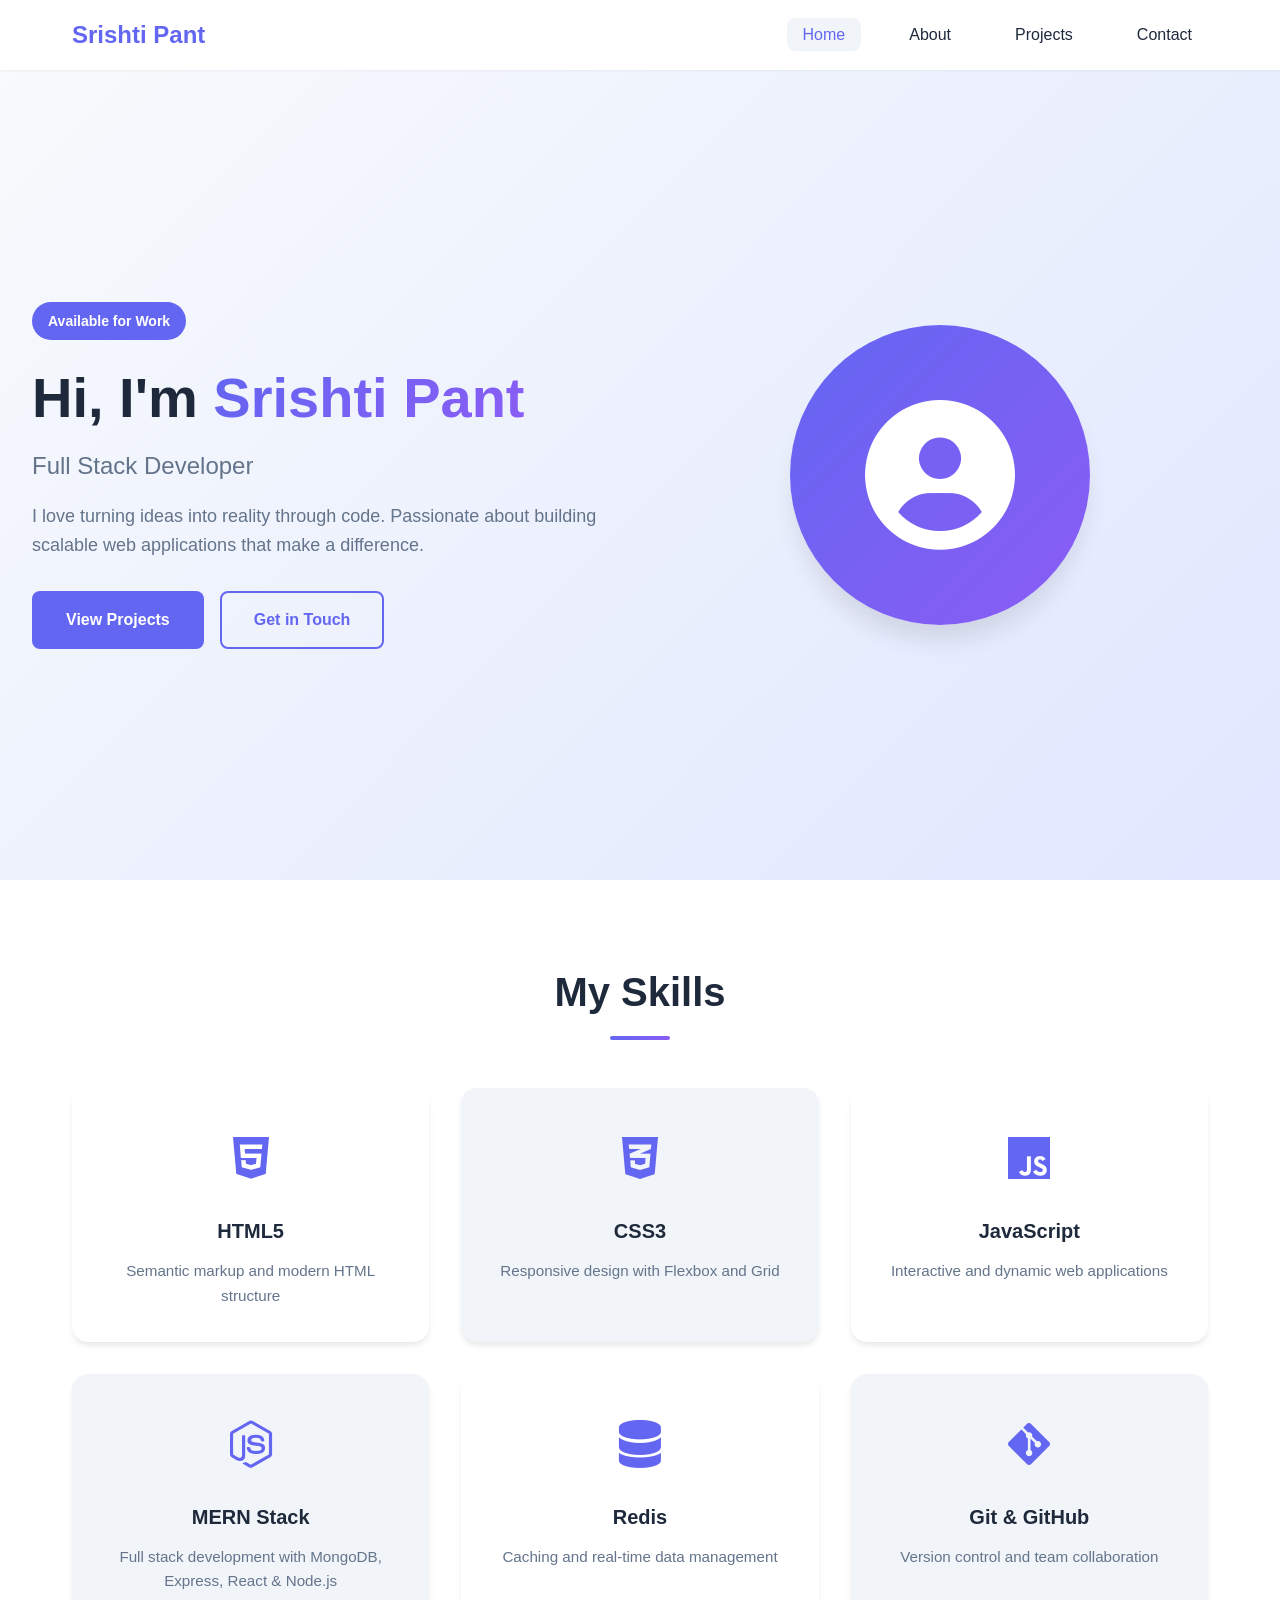
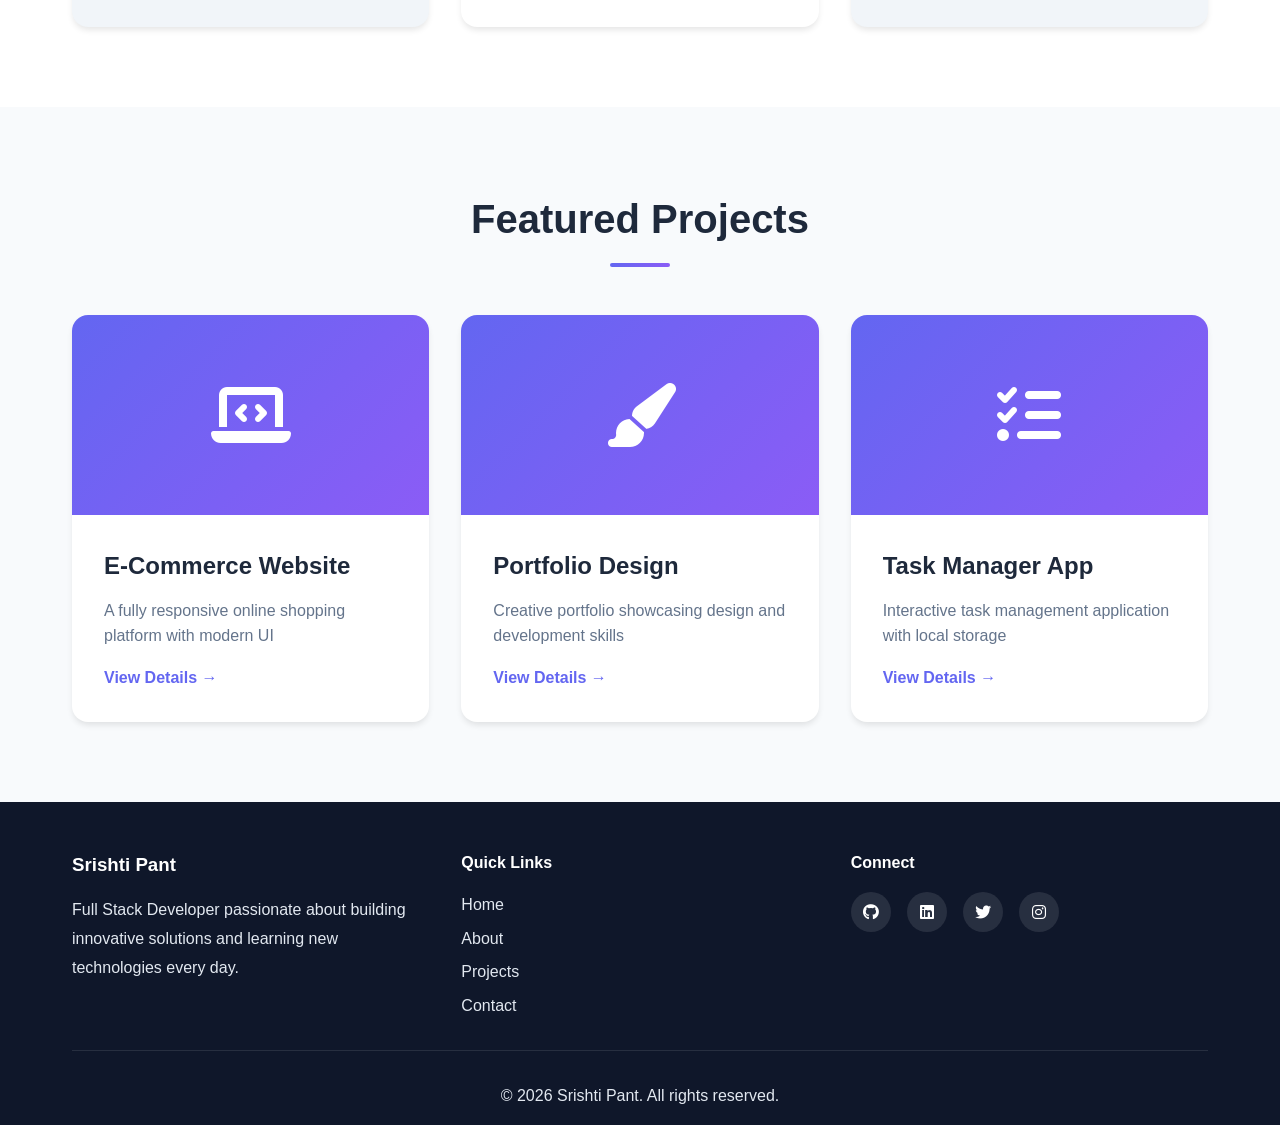
<file: index.html>
<!doctype html>
<html lang="en">
  <head>
    <meta charset="UTF-8" />
    <meta name="viewport" content="width=device-width, initial-scale=1.0" />
    <title>Srishti Pant - Portfolio</title>
    <link rel="stylesheet" href="styles.css" />
    <link
      rel="stylesheet"
      href="https://cdnjs.cloudflare.com/ajax/libs/font-awesome/6.4.0/css/all.min.css"
    />
  </head>
  <body>
    <nav class="navbar">
      <div class="nav-container">
        <div class="logo">Srishti Pant</div>
        <ul class="nav-menu">
          <li><a href="index.html" class="active">Home</a></li>
          <li><a href="about.html">About</a></li>
          <li><a href="projects.html">Projects</a></li>
          <li><a href="contact.html">Contact</a></li>
        </ul>
        <div class="hamburger">
          <span></span>
          <span></span>
          <span></span>
        </div>
      </div>
    </nav>

    <section class="hero">
      <div class="hero-content">
        <div class="badge">Available for Work</div>
        <h1 class="hero-title">
          Hi, I'm <span class="highlight">Srishti Pant</span>
        </h1>
        <p class="hero-subtitle">Full Stack Developer</p>
        <p class="hero-description">
          I love turning ideas into reality through code. Passionate about
          building scalable web applications that make a difference.
        </p>
        <div class="hero-buttons">
          <a href="projects.html" class="btn btn-primary">View Projects</a>
          <a href="contact.html" class="btn btn-secondary">Get in Touch</a>
        </div>
      </div>
      <div class="hero-image">
        <div class="image-placeholder">
          <i class="fas fa-user-circle"></i>
        </div>
      </div>
    </section>

    <section class="skills-section">
      <div class="container">
        <h2 class="section-title">My Skills</h2>
        <div class="skills-grid">
          <div class="skill-card">
            <div class="skill-icon">
              <i class="fab fa-html5"></i>
            </div>
            <h3>HTML5</h3>
            <p>Semantic markup and modern HTML structure</p>
          </div>
          <div class="skill-card">
            <div class="skill-icon">
              <i class="fab fa-css3-alt"></i>
            </div>
            <h3>CSS3</h3>
            <p>Responsive design with Flexbox and Grid</p>
          </div>
          <div class="skill-card">
            <div class="skill-icon">
              <i class="fab fa-js"></i>
            </div>
            <h3>JavaScript</h3>
            <p>Interactive and dynamic web applications</p>
          </div>
          <div class="skill-card">
            <div class="skill-icon">
              <i class="fab fa-node-js"></i>
            </div>
            <h3>MERN Stack</h3>
            <p>Full stack development with MongoDB, Express, React & Node.js</p>
          </div>
          <div class="skill-card">
            <div class="skill-icon">
              <i class="fas fa-database"></i>
            </div>
            <h3>Redis</h3>
            <p>Caching and real-time data management</p>
          </div>
          <div class="skill-card">
            <div class="skill-icon">
              <i class="fab fa-git-alt"></i>
            </div>
            <h3>Git & GitHub</h3>
            <p>Version control and team collaboration</p>
          </div>
        </div>
      </div>
    </section>

    <section class="featured-section">
      <div class="container">
        <h2 class="section-title">Featured Projects</h2>
        <div class="featured-grid">
          <div class="featured-card">
            <div class="featured-image">
              <i class="fas fa-laptop-code"></i>
            </div>
            <div class="featured-content">
              <h3>E-Commerce Website</h3>
              <p>A fully responsive online shopping platform with modern UI</p>
              <a href="projects.html" class="link-arrow">View Details →</a>
            </div>
          </div>
          <div class="featured-card">
            <div class="featured-image">
              <i class="fas fa-paint-brush"></i>
            </div>
            <div class="featured-content">
              <h3>Portfolio Design</h3>
              <p>Creative portfolio showcasing design and development skills</p>
              <a href="projects.html" class="link-arrow">View Details →</a>
            </div>
          </div>
          <div class="featured-card">
            <div class="featured-image">
              <i class="fas fa-tasks"></i>
            </div>
            <div class="featured-content">
              <h3>Task Manager App</h3>
              <p>Interactive task management application with local storage</p>
              <a href="projects.html" class="link-arrow">View Details →</a>
            </div>
          </div>
        </div>
      </div>
    </section>

    <footer class="footer">
      <div class="container">
        <div class="footer-content">
          <div class="footer-section">
            <h3>Srishti Pant</h3>
            <p>
              Full Stack Developer passionate about building innovative
              solutions and learning new technologies every day.
            </p>
          </div>
          <div class="footer-section">
            <h4>Quick Links</h4>
            <ul>
              <li><a href="index.html">Home</a></li>
              <li><a href="about.html">About</a></li>
              <li><a href="projects.html">Projects</a></li>
              <li><a href="contact.html">Contact</a></li>
            </ul>
          </div>
          <div class="footer-section">
            <h4>Connect</h4>
            <div class="social-icons">
              <a
                href="https://github.com/srishtipnt"
                target="_blank"
                aria-label="GitHub"
                ><i class="fab fa-github"></i
              ></a>
              <a
                href="https://www.linkedin.com/in/srishtipnt/"
                target="_blank"
                aria-label="LinkedIn"
                ><i class="fab fa-linkedin"></i
              ></a>
              <a href="#" aria-label="Twitter"
                ><i class="fab fa-twitter"></i
              ></a>
              <a href="#" aria-label="Instagram"
                ><i class="fab fa-instagram"></i
              ></a>
            </div>
          </div>
        </div>
        <div class="footer-bottom">
          <p>&copy; 2026 Srishti Pant. All rights reserved.</p>
        </div>
      </div>
    </footer>

    <script src="script.js"></script>
  </body>
</html>
</file>
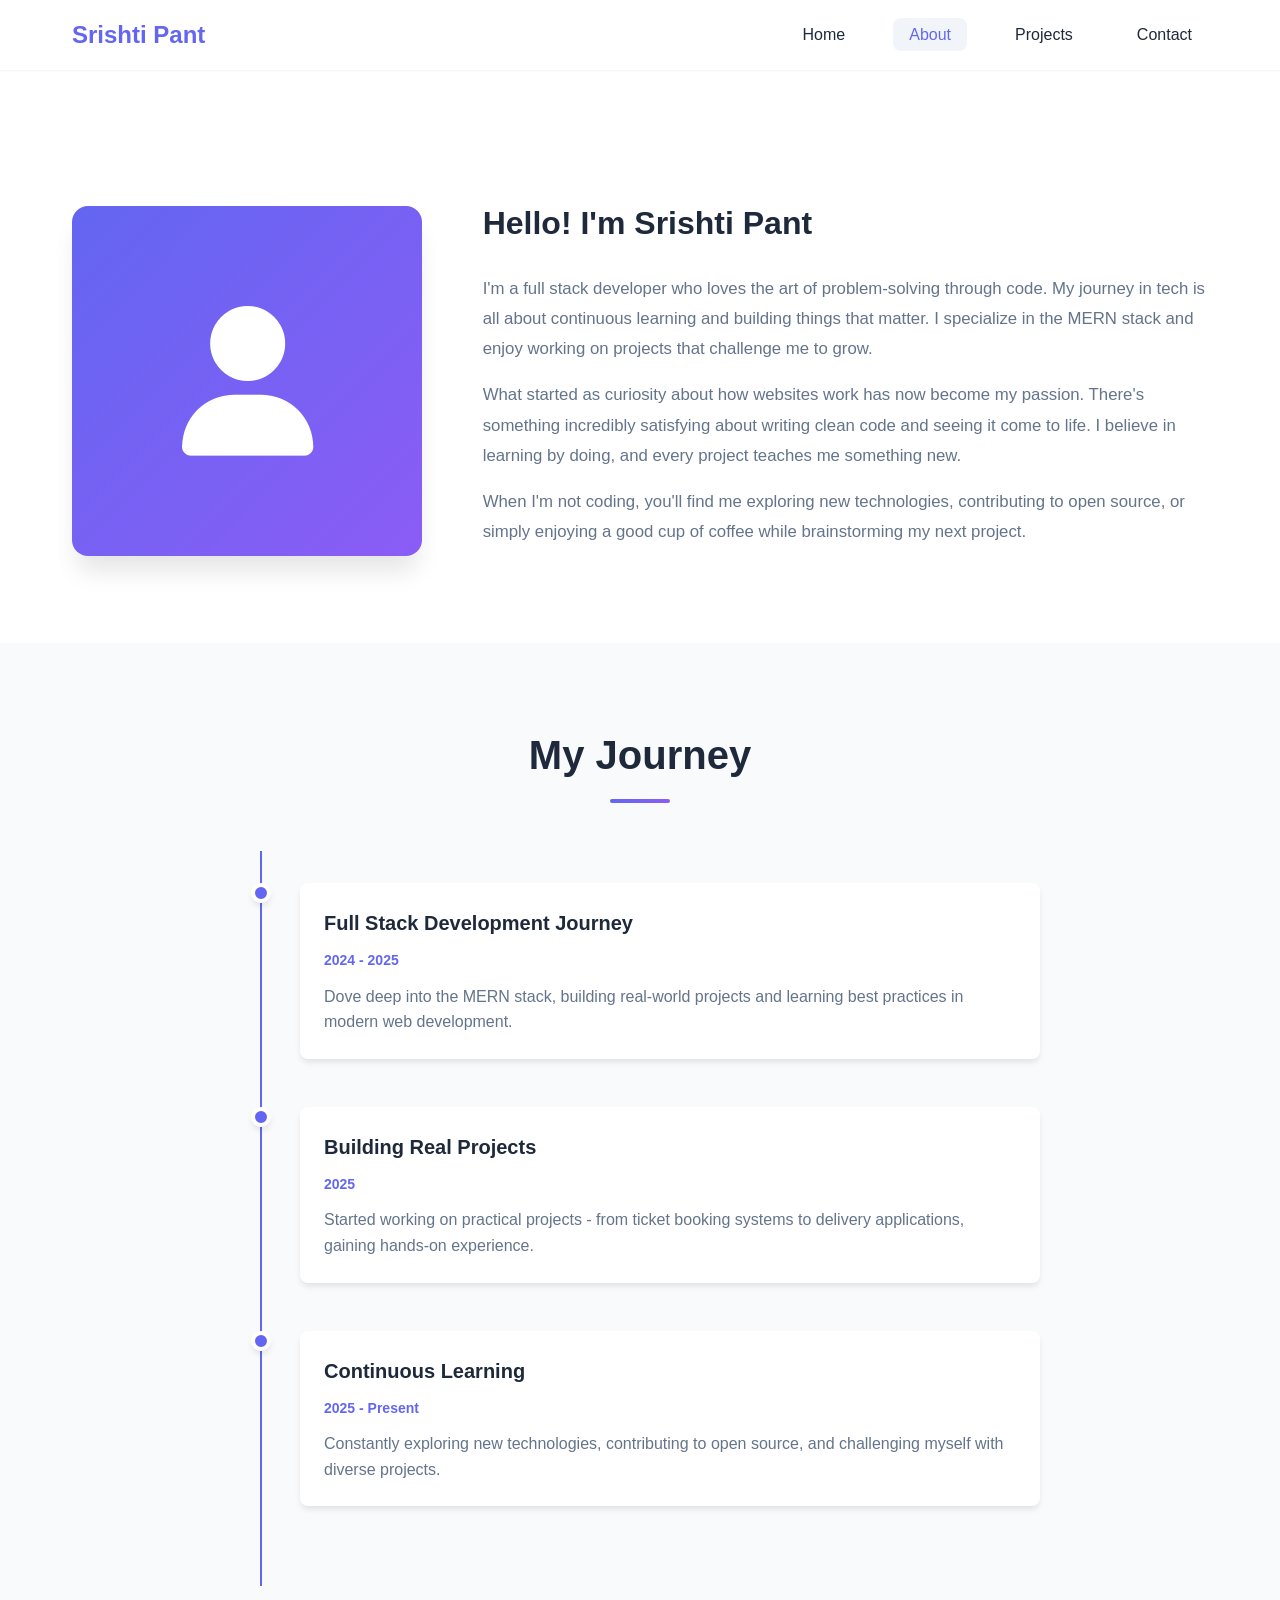
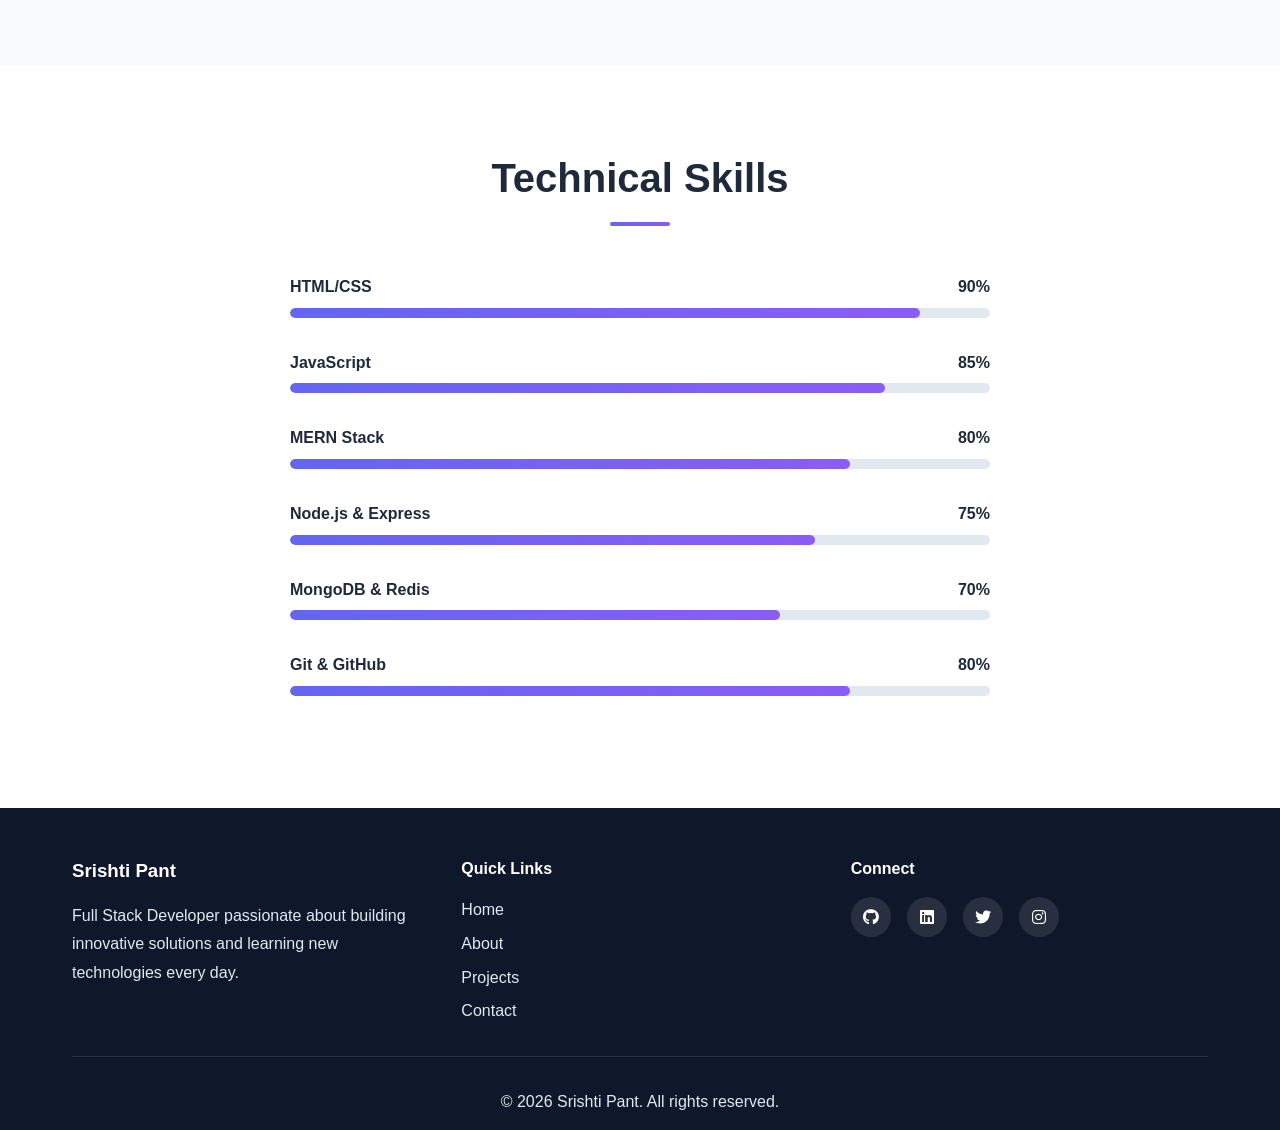
<file: about.html>
<!doctype html>
<html lang="en">
  <head>
    <meta charset="UTF-8" />
    <meta name="viewport" content="width=device-width, initial-scale=1.0" />
    <title>About - Srishti Pant</title>
    <link rel="stylesheet" href="styles.css" />
    <link
      rel="stylesheet"
      href="https://cdnjs.cloudflare.com/ajax/libs/font-awesome/6.4.0/css/all.min.css"
    />
  </head>
  <body>
    <nav class="navbar">
      <div class="nav-container">
        <div class="logo">Srishti Pant</div>
        <ul class="nav-menu">
          <li><a href="index.html">Home</a></li>
          <li><a href="about.html" class="active">About</a></li>
          <li><a href="projects.html">Projects</a></li>
          <li><a href="contact.html">Contact</a></li>
        </ul>
        <div class="hamburger">
          <span></span>
          <span></span>
          <span></span>
        </div>
      </div>
    </nav>

    <section class="about-content">
      <div class="container">
        <div class="about-grid">
          <div class="about-image">
            <div class="image-placeholder">
              <i class="fas fa-user"></i>
            </div>
          </div>
          <div class="about-text">
            <h2>Hello! I'm Srishti Pant</h2>
            <p>
              I'm a full stack developer who loves the art of problem-solving
              through code. My journey in tech is all about continuous learning
              and building things that matter. I specialize in the MERN stack
              and enjoy working on projects that challenge me to grow.
            </p>
            <p>
              What started as curiosity about how websites work has now become
              my passion. There's something incredibly satisfying about writing
              clean code and seeing it come to life. I believe in learning by
              doing, and every project teaches me something new.
            </p>
            <p>
              When I'm not coding, you'll find me exploring new technologies,
              contributing to open source, or simply enjoying a good cup of
              coffee while brainstorming my next project.
            </p>
          </div>
        </div>
      </div>
    </section>

    <section class="timeline-section">
      <div class="container">
        <h2 class="section-title">My Journey</h2>
        <div class="timeline">
          <div class="timeline-item">
            <div class="timeline-dot"></div>
            <div class="timeline-content">
              <h3>Full Stack Development Journey</h3>
              <span class="timeline-date">2024 - 2025</span>
              <p>
                Dove deep into the MERN stack, building real-world projects and
                learning best practices in modern web development.
              </p>
            </div>
          </div>
          <div class="timeline-item">
            <div class="timeline-dot"></div>
            <div class="timeline-content">
              <h3>Building Real Projects</h3>
              <span class="timeline-date">2025</span>
              <p>
                Started working on practical projects - from ticket booking
                systems to delivery applications, gaining hands-on experience.
              </p>
            </div>
          </div>
          <div class="timeline-item">
            <div class="timeline-dot"></div>
            <div class="timeline-content">
              <h3>Continuous Learning</h3>
              <span class="timeline-date">2025 - Present</span>
              <p>
                Constantly exploring new technologies, contributing to open
                source, and challenging myself with diverse projects.
              </p>
            </div>
          </div>
        </div>
      </div>
    </section>

    <section class="skills-progress-section">
      <div class="container">
        <h2 class="section-title">Technical Skills</h2>
        <div class="skills-progress">
          <div class="skill-item">
            <div class="skill-header">
              <span>HTML/CSS</span>
              <span>90%</span>
            </div>
            <div class="skill-bar">
              <div class="skill-fill" style="width: 90%"></div>
            </div>
          </div>
          <div class="skill-item">
            <div class="skill-header">
              <span>JavaScript</span>
              <span>85%</span>
            </div>
            <div class="skill-bar">
              <div class="skill-fill" style="width: 85%"></div>
            </div>
          </div>
          <div class="skill-item">
            <div class="skill-header">
              <span>MERN Stack</span>
              <span>80%</span>
            </div>
            <div class="skill-bar">
              <div class="skill-fill" style="width: 80%"></div>
            </div>
          </div>
          <div class="skill-item">
            <div class="skill-header">
              <span>Node.js & Express</span>
              <span>75%</span>
            </div>
            <div class="skill-bar">
              <div class="skill-fill" style="width: 75%"></div>
            </div>
          </div>
          <div class="skill-item">
            <div class="skill-header">
              <span>MongoDB & Redis</span>
              <span>70%</span>
            </div>
            <div class="skill-bar">
              <div class="skill-fill" style="width: 70%"></div>
            </div>
          </div>
          <div class="skill-item">
            <div class="skill-header">
              <span>Git & GitHub</span>
              <span>80%</span>
            </div>
            <div class="skill-bar">
              <div class="skill-fill" style="width: 80%"></div>
            </div>
          </div>
        </div>
      </div>
    </section>

    <footer class="footer">
      <div class="container">
        <div class="footer-content">
          <div class="footer-section">
            <h3>Srishti Pant</h3>
            <p>
              Full Stack Developer passionate about building innovative
              solutions and learning new technologies every day.
            </p>
          </div>
          <div class="footer-section">
            <h4>Quick Links</h4>
            <ul>
              <li><a href="index.html">Home</a></li>
              <li><a href="about.html">About</a></li>
              <li><a href="projects.html">Projects</a></li>
              <li><a href="contact.html">Contact</a></li>
            </ul>
          </div>
          <div class="footer-section">
            <h4>Connect</h4>
            <div class="social-icons">
              <a
                href="https://github.com/srishtipnt"
                target="_blank"
                aria-label="GitHub"
                ><i class="fab fa-github"></i
              ></a>
              <a
                href="https://www.linkedin.com/in/srishtipnt/"
                target="_blank"
                aria-label="LinkedIn"
                ><i class="fab fa-linkedin"></i
              ></a>
              <a href="#" aria-label="Twitter"
                ><i class="fab fa-twitter"></i
              ></a>
              <a href="#" aria-label="Instagram"
                ><i class="fab fa-instagram"></i
              ></a>
            </div>
          </div>
        </div>
        <div class="footer-bottom">
          <p>&copy; 2026 Srishti Pant. All rights reserved.</p>
        </div>
      </div>
    </footer>

    <script src="script.js"></script>
  </body>
</html>
</file>
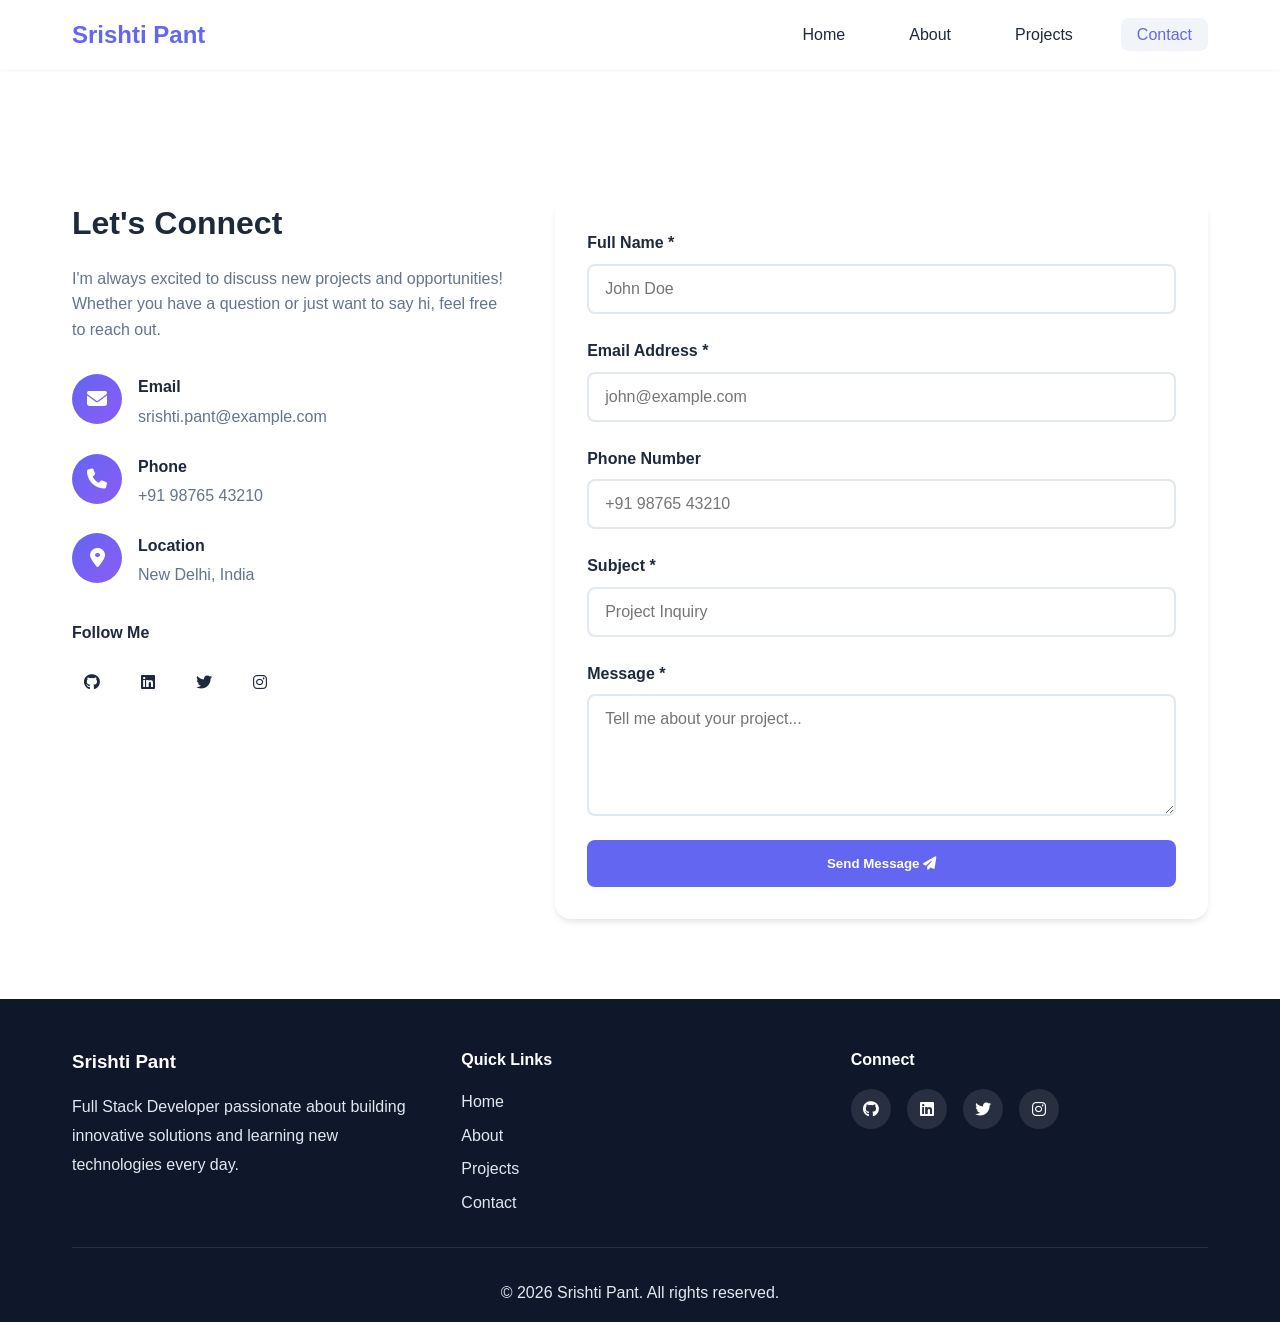
<file: contact.html>
<!doctype html>
<html lang="en">
  <head>
    <meta charset="UTF-8" />
    <meta name="viewport" content="width=device-width, initial-scale=1.0" />
    <title>Contact - Srishti Pant</title>
    <link rel="stylesheet" href="styles.css" />
    <link
      rel="stylesheet"
      href="https://cdnjs.cloudflare.com/ajax/libs/font-awesome/6.4.0/css/all.min.css"
    />
  </head>
  <body>
    <nav class="navbar">
      <div class="nav-container">
        <div class="logo">Srishti Pant</div>
        <ul class="nav-menu">
          <li><a href="index.html">Home</a></li>
          <li><a href="about.html">About</a></li>
          <li><a href="projects.html">Projects</a></li>
          <li><a href="contact.html" class="active">Contact</a></li>
        </ul>
        <div class="hamburger">
          <span></span>
          <span></span>
          <span></span>
        </div>
      </div>
    </nav>

    <section class="contact-section">
      <div class="container">
        <div class="contact-grid">
          <div class="contact-info">
            <h2>Let's Connect</h2>
            <p>
              I'm always excited to discuss new projects and opportunities!
              Whether you have a question or just want to say hi, feel free to
              reach out.
            </p>

            <div class="contact-details">
              <div class="contact-item">
                <div class="contact-icon">
                  <i class="fas fa-envelope"></i>
                </div>
                <div>
                  <h4>Email</h4>
                  <p>srishti.pant@example.com</p>
                </div>
              </div>

              <div class="contact-item">
                <div class="contact-icon">
                  <i class="fas fa-phone"></i>
                </div>
                <div>
                  <h4>Phone</h4>
                  <p>+91 98765 43210</p>
                </div>
              </div>

              <div class="contact-item">
                <div class="contact-icon">
                  <i class="fas fa-map-marker-alt"></i>
                </div>
                <div>
                  <h4>Location</h4>
                  <p>New Delhi, India</p>
                </div>
              </div>
            </div>

            <div class="contact-social">
              <h4>Follow Me</h4>
              <div class="social-icons">
                <a
                  href="https://github.com/srishtipnt"
                  target="_blank"
                  aria-label="GitHub"
                  ><i class="fab fa-github"></i
                ></a>
                <a
                  href="https://www.linkedin.com/in/srishtipnt/"
                  target="_blank"
                  aria-label="LinkedIn"
                  ><i class="fab fa-linkedin"></i
                ></a>
                <a href="#" aria-label="Twitter"
                  ><i class="fab fa-twitter"></i
                ></a>
                <a href="#" aria-label="Instagram"
                  ><i class="fab fa-instagram"></i
                ></a>
              </div>
            </div>
          </div>

          <div class="contact-form-container">
            <form class="contact-form" id="contactForm">
              <div class="form-group">
                <label for="name">Full Name *</label>
                <input
                  type="text"
                  id="name"
                  name="name"
                  required
                  placeholder="John Doe"
                />
                <span class="error-message" id="nameError"></span>
              </div>

              <div class="form-group">
                <label for="email">Email Address *</label>
                <input
                  type="email"
                  id="email"
                  name="email"
                  required
                  placeholder="john@example.com"
                />
                <span class="error-message" id="emailError"></span>
              </div>

              <div class="form-group">
                <label for="phone">Phone Number</label>
                <input
                  type="tel"
                  id="phone"
                  name="phone"
                  placeholder="+91 98765 43210"
                />
                <span class="error-message" id="phoneError"></span>
              </div>

              <div class="form-group">
                <label for="subject">Subject *</label>
                <input
                  type="text"
                  id="subject"
                  name="subject"
                  required
                  placeholder="Project Inquiry"
                />
                <span class="error-message" id="subjectError"></span>
              </div>

              <div class="form-group">
                <label for="message">Message *</label>
                <textarea
                  id="message"
                  name="message"
                  rows="5"
                  required
                  placeholder="Tell me about your project..."
                ></textarea>
                <span class="error-message" id="messageError"></span>
              </div>

              <button type="submit" class="btn btn-primary btn-full">
                Send Message <i class="fas fa-paper-plane"></i>
              </button>
            </form>
            <div class="success-message" id="successMessage">
              <i class="fas fa-check-circle"></i>
              <p>Thank you! Your message has been sent successfully.</p>
            </div>
          </div>
        </div>
      </div>
    </section>

    <footer class="footer">
      <div class="container">
        <div class="footer-content">
          <div class="footer-section">
            <h3>Srishti Pant</h3>
            <p>
              Full Stack Developer passionate about building innovative
              solutions and learning new technologies every day.
            </p>
          </div>
          <div class="footer-section">
            <h4>Quick Links</h4>
            <ul>
              <li><a href="index.html">Home</a></li>
              <li><a href="about.html">About</a></li>
              <li><a href="projects.html">Projects</a></li>
              <li><a href="contact.html">Contact</a></li>
            </ul>
          </div>
          <div class="footer-section">
            <h4>Connect</h4>
            <div class="social-icons">
              <a
                href="https://github.com/srishtipnt"
                target="_blank"
                aria-label="GitHub"
                ><i class="fab fa-github"></i
              ></a>
              <a
                href="https://www.linkedin.com/in/srishtipnt/"
                target="_blank"
                aria-label="LinkedIn"
                ><i class="fab fa-linkedin"></i
              ></a>
              <a href="#" aria-label="Twitter"
                ><i class="fab fa-twitter"></i
              ></a>
              <a href="#" aria-label="Instagram"
                ><i class="fab fa-instagram"></i
              ></a>
            </div>
          </div>
        </div>
        <div class="footer-bottom">
          <p>&copy; 2026 Srishti Pant. All rights reserved.</p>
        </div>
      </div>
    </footer>

    <script src="script.js"></script>
  </body>
</html>
</file>
<file: styles.css>
:root {
  --primary-color: #6366f1;
  --secondary-color: #8b5cf6;
  --accent-color: #ec4899;
  --dark-bg: #0f172a;
  --light-bg: #f8fafc;
  --text-dark: #1e293b;
  --text-light: #64748b;
  --white: #ffffff;
  --gray-100: #f1f5f9;
  --gray-200: #e2e8f0;
  --gray-800: #1e293b;
  --success: #10b981;
  --error: #ef4444;

  --font-primary: "Segoe UI", Tahoma, Geneva, Verdana, sans-serif;
  --transition: all 0.3s ease;
  --shadow-sm: 0 1px 2px 0 rgba(0, 0, 0, 0.05);
  --shadow-md: 0 4px 6px -1px rgba(0, 0, 0, 0.1);
  --shadow-lg: 0 10px 15px -3px rgba(0, 0, 0, 0.1);
  --shadow-xl: 0 20px 25px -5px rgba(0, 0, 0, 0.1);
}

* {
  margin: 0;
  padding: 0;
  box-sizing: border-box;
}

html {
  scroll-behavior: smooth;
  font-size: 16px;
}

body {
  font-family: var(--font-primary);
  line-height: 1.6;
  color: var(--text-dark);
  background-color: var(--white);
}

img {
  max-width: 100%;
  height: auto;
  display: block;
}

a {
  text-decoration: none;
  color: inherit;
  transition: var(--transition);
}

ul {
  list-style: none;
}

.container {
  max-width: 1200px;
  margin: 0 auto;
  padding: 0 2rem;
}

.navbar {
  position: sticky;
  top: 0;
  width: 100%;
  background: var(--white);
  box-shadow: var(--shadow-sm);
  z-index: 1000;
  padding: 1rem 0;
}

.nav-container {
  max-width: 1200px;
  margin: 0 auto;
  padding: 0 2rem;
  display: flex;
  justify-content: space-between;
  align-items: center;
}

.logo {
  font-size: 1.5rem;
  font-weight: 700;
  color: var(--primary-color);
  transition: var(--transition);
}

.logo:hover {
  transform: scale(1.05);
}

.nav-menu {
  display: flex;
  gap: 2rem;
  align-items: center;
}

.nav-menu a {
  font-weight: 500;
  color: var(--text-dark);
  padding: 0.5rem 1rem;
  border-radius: 0.5rem;
  transition: var(--transition);
}

.nav-menu a:hover,
.nav-menu a.active {
  color: var(--primary-color);
  background-color: var(--gray-100);
}

.hamburger {
  display: none;
  flex-direction: column;
  gap: 0.25rem;
  cursor: pointer;
}

.hamburger span {
  width: 25px;
  height: 3px;
  background: var(--text-dark);
  border-radius: 3px;
  transition: var(--transition);
}

.hero {
  display: flex;
  align-items: center;
  justify-content: space-between;
  min-height: 90vh;
  padding: 4rem 2rem;
  background: linear-gradient(135deg, var(--light-bg) 0%, #e0e7ff 100%);
  position: relative;
  overflow: hidden;
}

.hero-content {
  flex: 1;
  max-width: 600px;
}

.badge {
  display: inline-block;
  padding: 0.5rem 1rem;
  background: var(--primary-color);
  color: var(--white);
  border-radius: 2rem;
  font-size: 0.875rem;
  font-weight: 600;
  margin-bottom: 1.5rem;
  position: relative;
  animation: float 3s ease-in-out infinite;
}

@keyframes float {
  0%,
  100% {
    transform: translateY(0px);
  }
  50% {
    transform: translateY(-10px);
  }
}

.hero-title {
  font-size: clamp(2rem, 5vw, 3.5rem);
  font-weight: 800;
  margin-bottom: 1rem;
  line-height: 1.2;
}

.highlight {
  background: linear-gradient(
    135deg,
    var(--primary-color),
    var(--secondary-color)
  );
  -webkit-background-clip: text;
  -webkit-text-fill-color: transparent;
  background-clip: text;
}

.hero-subtitle {
  font-size: 1.5rem;
  color: var(--text-light);
  margin-bottom: 1rem;
}

.hero-description {
  font-size: 1.125rem;
  color: var(--text-light);
  margin-bottom: 2rem;
}

.hero-buttons {
  display: flex;
  gap: 1rem;
  flex-wrap: wrap;
}

.hero-image {
  flex: 1;
  display: flex;
  justify-content: center;
  align-items: center;
}

.image-placeholder {
  width: 300px;
  height: 300px;
  background: linear-gradient(
    135deg,
    var(--primary-color),
    var(--secondary-color)
  );
  border-radius: 50%;
  display: flex;
  align-items: center;
  justify-content: center;
  font-size: 150px;
  color: var(--white);
  box-shadow: var(--shadow-xl);
  animation: pulse 2s ease-in-out infinite;
}

@keyframes pulse {
  0%,
  100% {
    transform: scale(1);
  }
  50% {
    transform: scale(1.05);
  }
}

.btn {
  display: inline-block;
  padding: 0.875rem 2rem;
  border-radius: 0.5rem;
  font-weight: 600;
  transition: var(--transition);
  cursor: pointer;
  border: 2px solid transparent;
  text-align: center;
}

.btn-primary {
  background: var(--primary-color);
  color: var(--white);
}

.btn-primary:hover {
  background: var(--secondary-color);
  transform: translateY(-2px);
  box-shadow: var(--shadow-lg);
}

.btn-secondary {
  background: transparent;
  color: var(--primary-color);
  border-color: var(--primary-color);
}

.btn-secondary:hover {
  background: var(--primary-color);
  color: var(--white);
}

.btn-outline {
  background: transparent;
  border-color: var(--gray-200);
  color: var(--text-dark);
}

.btn-outline:hover {
  background: var(--gray-100);
  border-color: var(--primary-color);
}

.btn-full {
  width: 100%;
}

.section-title {
  font-size: clamp(2rem, 4vw, 2.5rem);
  font-weight: 700;
  text-align: center;
  margin-bottom: 3rem;
  position: relative;
  padding-bottom: 1rem;
}

.section-title::after {
  content: "";
  position: absolute;
  bottom: 0;
  left: 50%;
  transform: translateX(-50%);
  width: 60px;
  height: 4px;
  background: linear-gradient(
    90deg,
    var(--primary-color),
    var(--secondary-color)
  );
  border-radius: 2px;
}

.skills-section {
  padding: 5rem 0;
  background: var(--white);
}

.skills-grid {
  display: grid;
  grid-template-columns: repeat(auto-fit, minmax(280px, 1fr));
  gap: 2rem;
}

.skill-card {
  background: var(--white);
  padding: 2rem;
  border-radius: 1rem;
  box-shadow: var(--shadow-md);
  text-align: center;
  transition: var(--transition);
  border: 2px solid transparent;
}

.skill-card:hover {
  transform: translateY(-10px);
  box-shadow: var(--shadow-xl);
  border-color: var(--primary-color);
}

.skill-card:nth-child(even) {
  background: var(--gray-100);
}

.skill-icon {
  font-size: 3rem;
  color: var(--primary-color);
  margin-bottom: 1rem;
  transition: var(--transition);
}

.skill-card:hover .skill-icon {
  transform: scale(1.2) rotate(10deg);
}

.skill-card h3 {
  font-size: 1.25rem;
  margin-bottom: 0.75rem;
  color: var(--text-dark);
}

.skill-card p {
  color: var(--text-light);
  font-size: 0.95rem;
}

.featured-section {
  padding: 5rem 0;
  background: var(--light-bg);
}

.featured-grid {
  display: flex;
  flex-wrap: wrap;
  gap: 2rem;
}

.featured-card {
  flex: 1;
  min-width: 300px;
  background: var(--white);
  border-radius: 1rem;
  overflow: hidden;
  box-shadow: var(--shadow-md);
  transition: var(--transition);
}

.featured-card:hover {
  transform: translateY(-10px);
  box-shadow: var(--shadow-xl);
}

.featured-image {
  height: 200px;
  background: linear-gradient(
    135deg,
    var(--primary-color),
    var(--secondary-color)
  );
  display: flex;
  align-items: center;
  justify-content: center;
  font-size: 4rem;
  color: var(--white);
}

.featured-content {
  padding: 2rem;
}

.featured-content h3 {
  font-size: 1.5rem;
  margin-bottom: 0.75rem;
  color: var(--text-dark);
}

.featured-content p {
  color: var(--text-light);
  margin-bottom: 1rem;
}

.link-arrow {
  color: var(--primary-color);
  font-weight: 600;
  transition: var(--transition);
}

.link-arrow:hover {
  gap: 0.5rem;
  transform: translateX(5px);
}

.page-hero {
  padding: 6rem 0 3rem;
  background: linear-gradient(
    135deg,
    var(--primary-color),
    var(--secondary-color)
  );
  color: var(--white);
  text-align: center;
}

.page-hero h1 {
  font-size: clamp(2.5rem, 5vw, 4rem);
  margin-bottom: 1rem;
}

.page-hero p {
  font-size: 1.25rem;
  opacity: 0.9;
}

.about-content {
  padding: 8rem 0 5rem;
}

.about-grid {
  display: grid;
  grid-template-columns: 1fr 2fr;
  gap: 3rem;
  align-items: center;
}

.about-image .image-placeholder {
  width: 100%;
  max-width: 350px;
  height: 350px;
  border-radius: 1rem;
}

.about-text h2 {
  font-size: 2rem;
  margin-bottom: 1.5rem;
  color: var(--text-dark);
}

.about-text p {
  color: var(--text-light);
  margin-bottom: 1rem;
  font-size: 1.05rem;
  line-height: 1.8;
}

.timeline-section {
  padding: 5rem 0;
  background: var(--light-bg);
}

.timeline {
  position: relative;
  max-width: 800px;
  margin: 0 auto;
  padding: 2rem 0;
}

.timeline::before {
  content: "";
  position: absolute;
  left: 20px;
  top: 0;
  bottom: 0;
  width: 2px;
  background: var(--primary-color);
}

.timeline-item {
  position: relative;
  padding-left: 60px;
  margin-bottom: 3rem;
}

.timeline-dot {
  position: absolute;
  left: 11px;
  top: 0;
  width: 20px;
  height: 20px;
  background: var(--primary-color);
  border-radius: 50%;
  border: 4px solid var(--white);
  box-shadow: var(--shadow-md);
}

.timeline-content {
  background: var(--white);
  padding: 1.5rem;
  border-radius: 0.5rem;
  box-shadow: var(--shadow-md);
}

.timeline-content h3 {
  font-size: 1.25rem;
  color: var(--text-dark);
  margin-bottom: 0.5rem;
}

.timeline-date {
  display: inline-block;
  font-size: 0.875rem;
  color: var(--primary-color);
  font-weight: 600;
  margin-bottom: 0.75rem;
}

.timeline-content p {
  color: var(--text-light);
}

.skills-progress-section {
  padding: 5rem 0;
}

.skills-progress {
  max-width: 700px;
  margin: 0 auto;
}

.skill-item {
  margin-bottom: 2rem;
}

.skill-header {
  display: flex;
  justify-content: space-between;
  margin-bottom: 0.5rem;
  font-weight: 600;
  color: var(--text-dark);
}

.skill-bar {
  width: 100%;
  height: 10px;
  background: var(--gray-200);
  border-radius: 10px;
  overflow: hidden;
}

.skill-fill {
  height: 100%;
  background: linear-gradient(
    90deg,
    var(--primary-color),
    var(--secondary-color)
  );
  border-radius: 10px;
  transition: width 1s ease;
  animation: fillBar 1.5s ease-out;
}

@keyframes fillBar {
  from {
    width: 0;
  }
}

.projects-section {
  padding: 8rem 0 5rem;
}

.projects-gallery {
  display: grid;
  grid-template-columns: repeat(auto-fill, minmax(350px, 1fr));
  gap: 2rem;
}

.project-card {
  background: var(--white);
  border-radius: 1rem;
  overflow: hidden;
  box-shadow: var(--shadow-md);
  transition: var(--transition);
}

.project-card:hover {
  transform: translateY(-10px);
  box-shadow: var(--shadow-xl);
}

.project-image {
  height: 250px;
  background: linear-gradient(
    135deg,
    var(--primary-color),
    var(--accent-color)
  );
  display: flex;
  align-items: center;
  justify-content: center;
  font-size: 5rem;
  color: var(--white);
  position: relative;
  overflow: hidden;
}

.project-image img {
  width: 100%;
  height: 100%;
  object-fit: cover;
  object-position: center;
  display: block;
}

.project-overlay {
  position: absolute;
  top: 0;
  left: 0;
  right: 0;
  bottom: 0;
  background: rgba(0, 0, 0, 0.8);
  display: flex;
  gap: 1rem;
  align-items: center;
  justify-content: center;
  opacity: 0;
  transition: var(--transition);
}

.project-card:hover .project-overlay {
  opacity: 1;
}

.project-link {
  width: 50px;
  height: 50px;
  background: var(--white);
  border-radius: 50%;
  display: flex;
  align-items: center;
  justify-content: center;
  color: var(--primary-color);
  font-size: 1.25rem;
  transition: var(--transition);
}

.project-link:hover {
  background: var(--primary-color);
  color: var(--white);
  transform: scale(1.1);
}

.project-info {
  padding: 1.5rem;
}

.project-info h3 {
  font-size: 1.25rem;
  margin-bottom: 0.75rem;
  color: var(--text-dark);
}

.project-info p {
  color: var(--text-light);
  margin-bottom: 1rem;
}

.project-tags {
  display: flex;
  flex-wrap: wrap;
  gap: 0.5rem;
}

.tag {
  display: inline-block;
  padding: 0.25rem 0.75rem;
  background: var(--gray-100);
  color: var(--primary-color);
  border-radius: 1rem;
  font-size: 0.875rem;
  font-weight: 500;
}

.pricing-section {
  padding: 5rem 0;
  background: var(--light-bg);
}

.pricing-grid {
  display: flex;
  gap: 2rem;
  justify-content: center;
  flex-wrap: wrap;
}

.pricing-card {
  flex: 1;
  min-width: 280px;
  max-width: 350px;
  background: var(--white);
  border-radius: 1rem;
  padding: 2rem;
  box-shadow: var(--shadow-md);
  transition: var(--transition);
  position: relative;
  border: 2px solid transparent;
}

.pricing-card:hover {
  transform: translateY(-10px);
  box-shadow: var(--shadow-xl);
  border-color: var(--primary-color);
}

.pricing-card.featured {
  border-color: var(--primary-color);
  transform: scale(1.05);
}

.popular-badge {
  position: absolute;
  top: -15px;
  left: 50%;
  transform: translateX(-50%);
  background: var(--primary-color);
  color: var(--white);
  padding: 0.5rem 1.5rem;
  border-radius: 2rem;
  font-size: 0.875rem;
  font-weight: 600;
}

.pricing-header {
  text-align: center;
  margin-bottom: 2rem;
}

.pricing-header h3 {
  font-size: 1.5rem;
  margin-bottom: 1rem;
  color: var(--text-dark);
}

.price {
  font-size: 3rem;
  font-weight: 700;
  color: var(--primary-color);
}

.pricing-features {
  margin-bottom: 2rem;
}

.pricing-features li {
  padding: 0.75rem 0;
  color: var(--text-light);
  display: flex;
  align-items: center;
  gap: 0.75rem;
}

.pricing-features i.fa-check {
  color: var(--success);
}

.pricing-features i.fa-times {
  color: var(--error);
}

.contact-section {
  padding: 8rem 0 5rem;
}

.contact-grid {
  display: grid;
  grid-template-columns: 1fr 1.5fr;
  gap: 3rem;
}

.contact-info h2 {
  font-size: 2rem;
  margin-bottom: 1rem;
  color: var(--text-dark);
}

.contact-info > p {
  color: var(--text-light);
  margin-bottom: 2rem;
}

.contact-details {
  margin-bottom: 2rem;
}

.contact-item {
  display: flex;
  gap: 1rem;
  margin-bottom: 1.5rem;
  align-items: flex-start;
}

.contact-icon {
  width: 50px;
  height: 50px;
  background: linear-gradient(
    135deg,
    var(--primary-color),
    var(--secondary-color)
  );
  border-radius: 50%;
  display: flex;
  align-items: center;
  justify-content: center;
  color: var(--white);
  font-size: 1.25rem;
  flex-shrink: 0;
}

.contact-item h4 {
  color: var(--text-dark);
  margin-bottom: 0.25rem;
}

.contact-item p {
  color: var(--text-light);
}

.contact-social {
  margin-top: 2rem;
}

.contact-social h4 {
  margin-bottom: 1rem;
  color: var(--text-dark);
}

.contact-form-container {
  background: var(--white);
  padding: 2rem;
  border-radius: 1rem;
  box-shadow: var(--shadow-md);
}

.contact-form {
  display: flex;
  flex-direction: column;
  gap: 1.5rem;
}

.form-group {
  display: flex;
  flex-direction: column;
}

.form-group label {
  font-weight: 600;
  margin-bottom: 0.5rem;
  color: var(--text-dark);
}

.form-group input,
.form-group textarea {
  padding: 0.875rem 1rem;
  border: 2px solid var(--gray-200);
  border-radius: 0.5rem;
  font-family: inherit;
  font-size: 1rem;
  transition: var(--transition);
}

.form-group input:focus,
.form-group textarea:focus {
  outline: none;
  border-color: var(--primary-color);
  box-shadow: 0 0 0 3px rgba(99, 102, 241, 0.1);
}

.form-group textarea {
  resize: vertical;
  min-height: 120px;
}

.error-message {
  color: var(--error);
  font-size: 0.875rem;
  margin-top: 0.25rem;
  display: none;
}

.form-group.error input,
.form-group.error textarea {
  border-color: var(--error);
}

.form-group.error .error-message {
  display: block;
}

.success-message {
  display: none;
  background: var(--success);
  color: var(--white);
  padding: 1.5rem;
  border-radius: 0.5rem;
  text-align: center;
  margin-top: 1rem;
}

.success-message.show {
  display: block;
  animation: slideDown 0.5s ease;
}

@keyframes slideDown {
  from {
    opacity: 0;
    transform: translateY(-20px);
  }
  to {
    opacity: 1;
    transform: translateY(0);
  }
}

.success-message i {
  font-size: 2rem;
  margin-bottom: 0.5rem;
}

.footer {
  background: var(--dark-bg);
  color: var(--white);
  padding: 3rem 0 1rem;
}

.footer-content {
  display: grid;
  grid-template-columns: repeat(auto-fit, minmax(250px, 1fr));
  gap: 2rem;
  margin-bottom: 2rem;
}

.footer-section h3,
.footer-section h4 {
  margin-bottom: 1rem;
}

.footer-section p {
  color: var(--gray-200);
  line-height: 1.8;
}

.footer-section ul {
  display: flex;
  flex-direction: column;
  gap: 0.5rem;
}

.footer-section ul a {
  color: var(--gray-200);
  transition: var(--transition);
}

.footer-section ul a:hover {
  color: var(--primary-color);
  padding-left: 0.5rem;
}

.social-icons {
  display: flex;
  gap: 1rem;
}

.social-icons a {
  width: 40px;
  height: 40px;
  background: rgba(255, 255, 255, 0.1);
  border-radius: 50%;
  display: flex;
  align-items: center;
  justify-content: center;
  transition: var(--transition);
}

.social-icons a:hover {
  background: var(--primary-color);
  transform: translateY(-5px);
}

.footer-bottom {
  text-align: center;
  padding-top: 2rem;
  border-top: 1px solid rgba(255, 255, 255, 0.1);
  color: var(--gray-200);
}


@media (max-width: 768px) {
  .nav-menu {
    position: fixed;
    left: -100%;
    top: 70px;
    flex-direction: column;
    background: var(--white);
    width: 100%;
    text-align: center;
    transition: 0.3s;
    box-shadow: var(--shadow-lg);
    padding: 2rem 0;
  }

  .nav-menu.active {
    left: 0;
  }

  .hamburger {
    display: flex;
  }

  .hamburger.active span:nth-child(1) {
    transform: rotate(45deg) translate(5px, 5px);
  }

  .hamburger.active span:nth-child(2) {
    opacity: 0;
  }

  .hamburger.active span:nth-child(3) {
    transform: rotate(-45deg) translate(7px, -6px);
  }

  .hero {
    flex-direction: column-reverse;
    text-align: center;
    padding: 3rem 1rem;
  }

  .hero-buttons {
    justify-content: center;
  }

  .hero-image .image-placeholder {
    width: 250px;
    height: 250px;
    font-size: 120px;
  }

  .about-grid {
    grid-template-columns: 1fr;
    text-align: center;
  }

  .about-image .image-placeholder {
    margin: 0 auto;
  }

  .contact-grid {
    grid-template-columns: 1fr;
  }

  .pricing-card.featured {
    transform: scale(1);
  }

  .projects-gallery {
    grid-template-columns: 1fr;
  }
}

@media (max-width: 480px) {
  html {
    font-size: 14px;
  }

  .container {
    padding: 0 1rem;
  }

  .hero {
    min-height: auto;
    padding: 2rem 1rem;
  }

  .hero-image .image-placeholder {
    width: 200px;
    height: 200px;
    font-size: 100px;
  }

  .skills-grid {
    grid-template-columns: 1fr;
  }

  .featured-grid {
    flex-direction: column;
  }

  .pricing-grid {
    flex-direction: column;
  }

  .btn {
    padding: 0.75rem 1.5rem;
    font-size: 0.95rem;
  }

  .section-title {
    font-size: 1.75rem;
  }
}

@media (min-width: 1400px) {
  .container {
    max-width: 1320px;
  }
}

@keyframes fadeIn {
  from {
    opacity: 0;
    transform: translateY(20px);
  }
  to {
    opacity: 1;
    transform: translateY(0);
  }
}

.fade-in {
  animation: fadeIn 0.6s ease-out;
}

button:focus,
input:focus,
textarea:focus {
  outline: 2px solid var(--primary-color);
  outline-offset: 2px;
}

a:focus-visible {
  outline: 2px solid var(--primary-color);
  outline-offset: 4px;
  border-radius: 4px;
}

@media (prefers-reduced-motion: no-preference) {
  html {
    scroll-behavior: smooth;
  }
}
</file>
